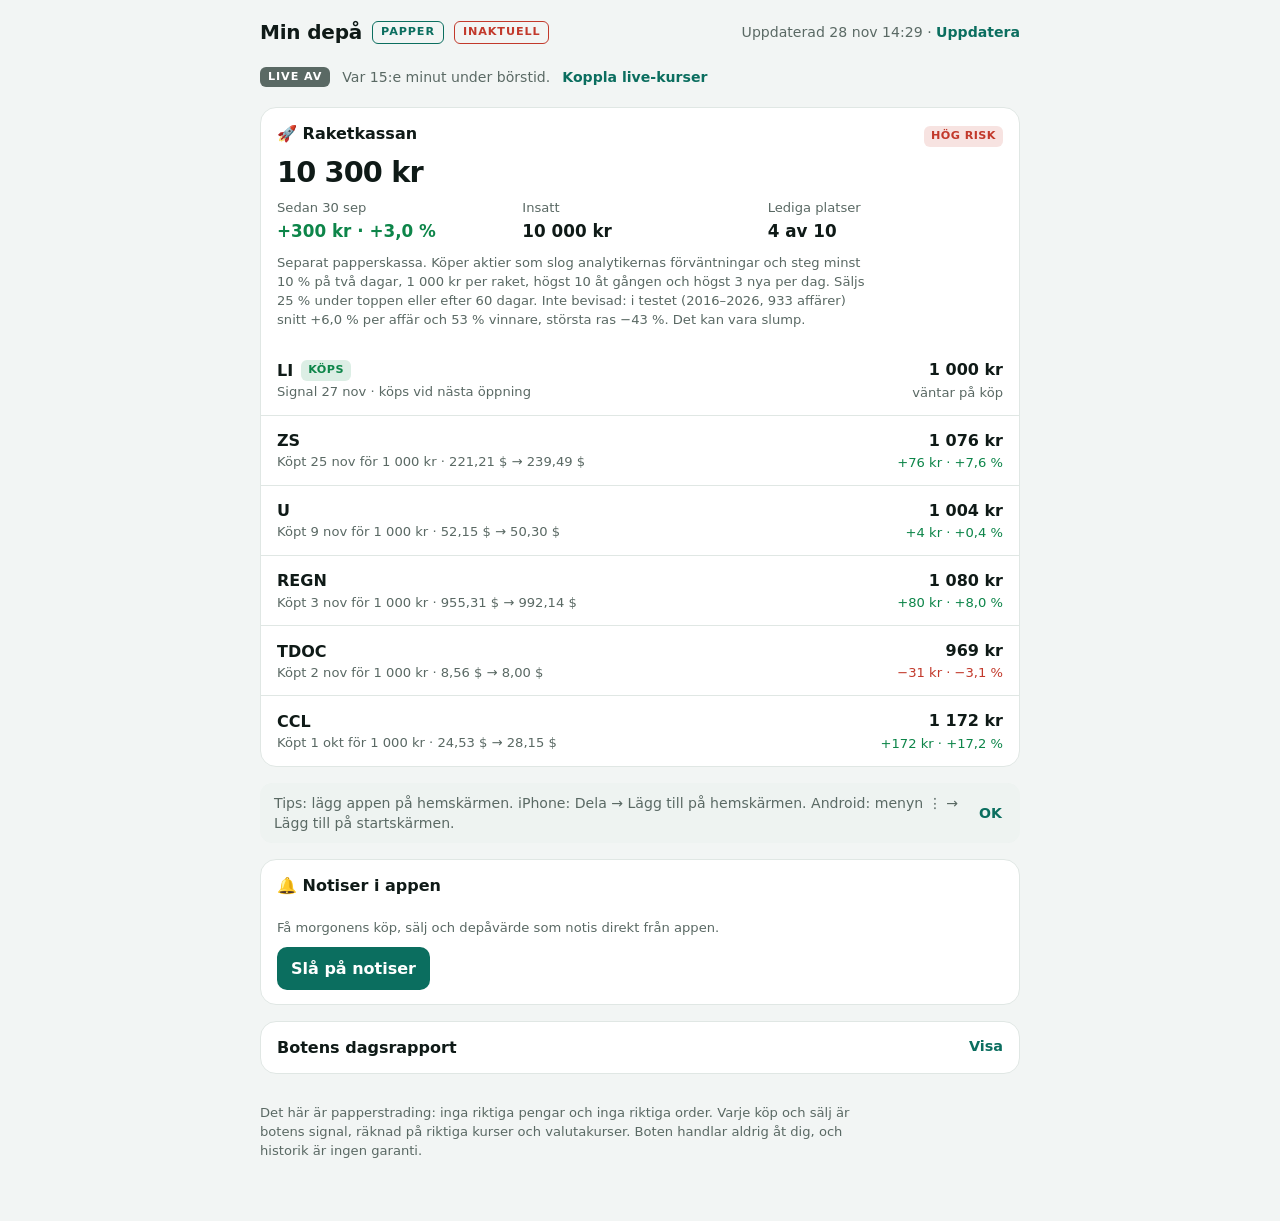
<file: site/index.html>
<!doctype html>
<html lang="sv">
<head>
<meta charset="utf-8">
<meta name="viewport" content="width=device-width, initial-scale=1, viewport-fit=cover">
<title>Min depå</title>
<meta name="description" content="Tradingbotens papperstrading: innehav, köp, sälj och resultat i kronor.">
<link rel="manifest" href="manifest.webmanifest">
<link rel="icon" type="image/png" sizes="192x192" href="icon-192.png">
<link rel="apple-touch-icon" href="apple-touch-icon.png">
<meta name="apple-mobile-web-app-capable" content="yes">
<meta name="mobile-web-app-capable" content="yes">
<meta name="apple-mobile-web-app-title" content="Min depå">
<meta name="apple-mobile-web-app-status-bar-style" content="default">
<meta name="theme-color" content="#f2f5f4" media="(prefers-color-scheme: light)">
<meta name="theme-color" content="#0a100f" media="(prefers-color-scheme: dark)">
<style>
/* Layout: a broker app on one column — account card (value, today, since start, split), then tabs for holdings,
   transactions and orders, then the curve and the bot's own report. */
:root {
  --bg: #f2f5f4; --card: #ffffff; --fg: #0f1a17; --muted: #5a6964; --line: #e0e7e4; --soft: #eef3f1;
  --accent: #0b6e5f; --up: #0d8549; --down: #c2392b; --buy: #0d8549; --sell: #c2392b;
  --font: system-ui, -apple-system, "Segoe UI", Roboto, sans-serif;
}
@media (prefers-color-scheme: dark) {
  :root:not([data-theme="light"]) {
    --bg: #0a100f; --card: #121a18; --fg: #e5eeeb; --muted: #92a39d; --line: #22302c; --soft: #18221f;
    --accent: #4cc3a9; --up: #45c37e; --down: #f0715f; --buy: #45c37e; --sell: #f0715f; color-scheme: dark;
  }
}
:root[data-theme="dark"] {
  --bg: #0a100f; --card: #121a18; --fg: #e5eeeb; --muted: #92a39d; --line: #22302c; --soft: #18221f;
  --accent: #4cc3a9; --up: #45c37e; --down: #f0715f; --buy: #45c37e; --sell: #f0715f; color-scheme: dark;
}
* { box-sizing: border-box; }
[hidden] { display: none !important; }
html { background: var(--bg); -webkit-text-size-adjust: 100%; }
body {
  margin: 0; background: var(--bg); color: var(--fg); font: 16px/1.45 var(--font); font-variant-numeric: tabular-nums;
  padding-left: max(16px, env(safe-area-inset-left, 0px)); padding-right: max(16px, env(safe-area-inset-right, 0px));
  padding-top: max(18px, env(safe-area-inset-top, 0px)); padding-bottom: max(48px, env(safe-area-inset-bottom, 0px));
}
main { max-width: 760px; margin: 0 auto; display: grid; gap: 16px; }
h1 { font-size: 1.25rem; margin: 0; letter-spacing: -0.01em; }
h2 { font-size: 1rem; margin: 0; }
.muted { color: var(--muted); font-size: .88rem; }
.bar { display: flex; flex-wrap: wrap; align-items: center; justify-content: space-between; gap: 8px; }
.bar .left { display: flex; align-items: center; gap: 10px; }
.paper { font-size: .7rem; font-weight: 700; letter-spacing: .08em; text-transform: uppercase; color: var(--accent);
         border: 1.5px solid var(--accent); padding: 2px 8px; border-radius: 6px; }
.stale { color: var(--down); border-color: var(--down); }
.card { background: var(--card); border: 1px solid var(--line); border-radius: 16px; min-width: 0; }
.account { padding: 18px 18px 16px; display: grid; gap: 14px; }
.label { font-size: .82rem; color: var(--muted); font-weight: 500; }
.value-big { font-size: clamp(2rem, 8vw, 2.6rem); font-weight: 600; letter-spacing: -0.03em; line-height: 1.05; }
.stats { display: grid; grid-template-columns: repeat(auto-fit, minmax(140px, 1fr)); gap: 10px; }
.stat { display: grid; gap: 2px; }
.stat .v { font-size: 1.05rem; font-weight: 600; }
.up { color: var(--up); } .down { color: var(--down); }
.split { display: grid; gap: 6px; }
.splitbar { display: flex; height: 8px; border-radius: 99px; overflow: hidden; background: var(--soft); }
.splitbar span { display: block; height: 100%; }
.splitlegend { display: flex; flex-wrap: wrap; gap: 4px 16px; font-size: .85rem; color: var(--muted); }
.splitlegend i { display: inline-block; width: 9px; height: 9px; border-radius: 3px; margin-right: 6px; vertical-align: -1px; }
.tabs { display: grid; grid-template-columns: repeat(3, 1fr); gap: 4px; background: var(--soft); padding: 4px; border-radius: 12px; }
.tabs button { font: inherit; font-size: .92rem; font-weight: 600; color: var(--muted); background: transparent; border: 0;
               padding: 9px 6px; border-radius: 9px; cursor: pointer; }
.tabs button[aria-selected="true"] { background: var(--card); color: var(--fg); box-shadow: 0 1px 2px rgb(0 0 0 / .08); }
.tabs button:focus-visible { outline: 2px solid var(--accent); outline-offset: 2px; }
.list { display: grid; }
.row { display: grid; grid-template-columns: minmax(0, 1fr) auto; gap: 4px 12px; padding: 13px 16px; border-top: 1px solid var(--line); align-items: center; }
.row:first-child { border-top: 0; }
.sym { font-weight: 700; font-size: 1rem; display: flex; align-items: center; gap: 8px; flex-wrap: wrap; }
.sub { font-size: .82rem; color: var(--muted); }
.sub.up, small.up { color: var(--up); } .sub.down, small.down { color: var(--down); }
.right { text-align: right; display: grid; gap: 1px; justify-items: end; }
.right .main { font-weight: 600; }
.tag { font-size: .7rem; font-weight: 700; letter-spacing: .04em; text-transform: uppercase; padding: 2px 7px; border-radius: 6px;
       background: var(--soft); color: var(--muted); }
.tag.buy { background: color-mix(in srgb, var(--buy) 14%, transparent); color: var(--buy); }
.tag.sell { background: color-mix(in srgb, var(--sell) 14%, transparent); color: var(--sell); }
.section-head { padding: 12px 16px 4px; font-size: .78rem; font-weight: 700; letter-spacing: .06em; text-transform: uppercase; color: var(--muted); }
.empty { padding: 22px 16px; color: var(--muted); font-size: .92rem; }
.pad { padding: 16px; display: grid; gap: 10px; }
.chart { width: 100%; height: auto; display: block; }
.chart .grid { stroke: var(--line); }
.chart .axis { fill: var(--muted); font: 12px var(--font); }
.legend { display: flex; flex-wrap: wrap; gap: 4px 16px; font-size: .85rem; color: var(--muted); }
.legend i { display: inline-block; width: 14px; height: 3px; border-radius: 2px; margin-right: 6px; vertical-align: middle; }
details summary { cursor: pointer; padding: 14px 16px; font-weight: 600; list-style: none; display: flex; justify-content: space-between; }
details summary::-webkit-details-marker { display: none; }
details summary::after { content: "Visa"; color: var(--accent); font-weight: 600; font-size: .9rem; }
details[open] summary::after { content: "Dölj"; }
.report { padding: 0 16px 14px; overflow-x: auto; }
.report h2, .report h3, .report h4 { margin: 16px 0 6px; font-size: .98rem; }
.report p { margin: 8px 0; max-width: 72ch; }
.report blockquote { margin: 8px 0; padding: 6px 12px; border-left: 3px solid var(--accent); color: var(--muted); }
.report hr { border: 0; border-top: 1px solid var(--line); margin: 12px 0; }
.report table { border-collapse: collapse; font-size: .88rem; margin: 6px 0; }
.report th, .report td { padding: 6px 9px; border-bottom: 1px solid var(--line); text-align: left; white-space: nowrap; }
.note { color: var(--muted); font-size: .82rem; max-width: 72ch; }
.loading .card { opacity: .55; }
.feed { display: grid; }
.ev { display: grid; grid-template-columns: auto minmax(0, 1fr) auto; gap: 2px 12px; align-items: center; padding: 12px 16px; border-top: 1px solid var(--line); }
.ev:first-of-type { border-top: 0; }
.dot { width: 34px; height: 34px; border-radius: 50%; display: grid; place-items: center; font-weight: 800; font-size: .8rem; }
.dot.buy { background: color-mix(in srgb, var(--buy) 15%, transparent); color: var(--buy); }
.dot.sell { background: color-mix(in srgb, var(--sell) 15%, transparent); color: var(--sell); }
.dot.wait { background: var(--soft); color: var(--muted); }
.ev .what { font-weight: 600; }
.ev .amt { text-align: right; font-weight: 600; white-space: nowrap; }
.ev .amt small { display: block; font-weight: 500; font-size: .82rem; }
.cardhead { padding: 14px 16px 6px; display: flex; justify-content: space-between; align-items: baseline; gap: 8px; }
.pl { display: grid; grid-template-columns: 1fr 1fr; gap: 10px; }
.pl .box { background: var(--soft); border-radius: 12px; padding: 10px 12px; display: grid; gap: 2px; }
.pl .box .v { font-size: 1.05rem; font-weight: 600; }
.hint { background: var(--soft); border-radius: 12px; padding: 10px 14px; font-size: .88rem; color: var(--muted); display: flex; gap: 10px; justify-content: space-between; align-items: center; }
.hint button { font: inherit; font-weight: 600; color: var(--accent); background: none; border: 0; padding: 4px; cursor: pointer; }
.liverow { display: flex; flex-wrap: wrap; align-items: center; gap: 8px 12px; font-size: .88rem; color: var(--muted); }
.livechip { font-size: .7rem; font-weight: 800; letter-spacing: .08em; color: #fff; background: var(--up); padding: 2px 8px; border-radius: 6px; }
.livechip.off { background: var(--muted); }
.livechip.on::before { content: ""; display: inline-block; width: 6px; height: 6px; border-radius: 50%; background: #fff; margin-right: 6px; vertical-align: 1px; animation: pulse 1.6s infinite; }
@keyframes pulse { 50% { opacity: .25; } }
@media (prefers-reduced-motion: reduce) { .livechip.on::before { animation: none; } }
.keyform { display: flex; gap: 8px; width: 100%; }
.keyform input { flex: 1; min-width: 0; font: inherit; font-size: 16px; padding: 8px 10px; border-radius: 10px; border: 1px solid var(--line); background: var(--card); color: var(--fg); }
.keyform button, .linkbtn { font: inherit; font-weight: 600; color: var(--accent); background: none; border: 0; padding: 4px 0; cursor: pointer; }
.notify { padding: 14px 16px; display: grid; gap: 10px; }
.notify textarea { width: 100%; min-height: 84px; font: 12px ui-monospace, Menlo, monospace; padding: 8px; border-radius: 10px;
                   border: 1px solid var(--line); background: var(--soft); color: var(--fg); resize: vertical; }
.notify ol { margin: 0; padding-left: 20px; display: grid; gap: 6px; font-size: .92rem; }
.btn { font: inherit; font-weight: 700; color: #fff; background: var(--accent); border: 0; padding: 10px 14px; border-radius: 10px; cursor: pointer; justify-self: start; }
.news { padding: 0 16px 12px; margin-top: -4px; display: grid; gap: 4px; font-size: .82rem; color: var(--muted); }
.news a { color: var(--fg); text-decoration: none; }
.news a:hover { text-decoration: underline; }
.refresh { font: inherit; font-size: .88rem; font-weight: 600; color: var(--accent); background: none; border: 0; padding: 4px 0; cursor: pointer; }
</style>
</head>
<body>

<main id="app" class="loading">
  <header class="bar">
    <div class="left"><h1>Min depå</h1><span class="paper">Papper</span><span class="paper stale" id="stale" hidden>Inaktuell</span></div>
    <div class="muted"><span id="updated">Hämtar …</span> · <button class="refresh" id="refresh" type="button">Uppdatera</button></div>
  </header>

  <div class="liverow" id="liveRow">
    <span class="livechip off" id="liveChip">LIVE AV</span>
    <span id="liveText">Var 15:e minut under börstid.</span>
    <button class="linkbtn" id="liveSetup" type="button">Koppla live-kurser</button>
    <form class="keyform" id="keyForm" hidden>
      <input id="keyInput" type="password" autocomplete="off" autocapitalize="off" spellcheck="false" placeholder="Din Finnhub API-nyckel" aria-label="Finnhub API-nyckel">
      <button type="submit">Spara</button>
    </form>
  </div>

  <div class="hint" id="hint" hidden>
    <span>Tips: lägg appen på hemskärmen. iPhone: Dela → Lägg till på hemskärmen. Android: menyn ⋮ → Lägg till på startskärmen.</span>
    <button type="button" id="hintClose" aria-label="Stäng tipset">OK</button>
  </div>

  <section class="card account" id="totalCard" aria-label="Totalt" hidden>
    <div>
      <div class="label">Totalt · båda kassorna</div>
      <div class="value-big" id="grandTotal">– kr</div>
    </div>
    <div class="stats">
      <div class="stat"><span class="label">Vinst/förlust</span><span class="v" id="grandDelta">–</span></div>
      <div class="stat"><span class="label">Insatt</span><span class="v" id="grandBase">–</span></div>
    </div>
    <div class="list" id="grandParts" style="margin:0 -18px -16px"></div>
  </section>

  <section class="card" id="feedCard" aria-label="Senaste händelser">
    <div class="cardhead"><h2>Senaste händelser</h2><span class="muted" id="feedNote"></span></div>
    <div class="feed" id="feed"><div class="empty">Händelser visas här när datan har laddats.</div></div>
  </section>

  <section class="card account" id="accountCard" aria-label="Depåöversikt">
    <div>
      <div class="label" id="valueLabel">Huvuddepån</div>
      <div class="value-big" id="total">– kr</div>
    </div>
    <div class="stats">
      <div class="stat"><span class="label" id="todayLabel">Idag</span><span class="v" id="today">–</span></div>
      <div class="stat"><span class="label" id="sinceLabel">Sedan start</span><span class="v" id="since">–</span></div>
      <div class="stat"><span class="label">Insatt</span><span class="v" id="invested">–</span></div>
    </div>
    <div class="pl">
      <div class="box"><span class="label">Vinst/förlust i sålda affärer</span><span class="v" id="realized">–</span><span class="sub" id="realizedSub"></span></div>
      <div class="box"><span class="label">Vinst/förlust i det du äger</span><span class="v" id="unrealized">–</span><span class="sub" id="unrealizedSub"></span></div>
    </div>
    <div class="split">
      <div class="splitbar" id="splitbar"></div>
      <div class="splitlegend" id="splitlegend"></div>
    </div>
  </section>

  <nav class="tabs" id="tabs" role="tablist" aria-label="Visa">
    <button role="tab" id="tab-holdings" aria-selected="true" aria-controls="view-holdings">Innehav</button>
    <button role="tab" id="tab-trades" aria-selected="false" aria-controls="view-trades">Transaktioner</button>
    <button role="tab" id="tab-orders" aria-selected="false" aria-controls="view-orders">Order</button>
  </nav>

  <section class="card" id="view-holdings" role="tabpanel" aria-labelledby="tab-holdings">
    <div class="list" id="holdings"><div class="empty">Innehaven visas här när datan har laddats.</div></div>
  </section>
  <section class="card" id="view-trades" role="tabpanel" aria-labelledby="tab-trades" hidden>
    <div class="list" id="trades"></div>
  </section>
  <section class="card" id="view-orders" role="tabpanel" aria-labelledby="tab-orders" hidden>
    <div class="list" id="orders"></div>
  </section>

  <section class="card" id="rocketCard" aria-label="Raketkassan" hidden>
    <div class="cardhead"><h2>🚀 Raketkassan</h2><span class="tag sell">Hög risk</span></div>
    <div class="pad" style="padding-top:4px">
      <div><span class="value-big" id="rocketValue" style="font-size:1.8rem">–</span></div>
      <div class="stats">
        <div class="stat"><span class="label" id="rocketSinceLabel">Sedan start</span><span class="v" id="rocketDelta">–</span></div>
        <div class="stat"><span class="label">Insatt</span><span class="v" id="rocketBase">–</span></div>
        <div class="stat"><span class="label">Lediga platser</span><span class="v" id="rocketFree">–</span></div>
      </div>
      <p class="note" style="margin:0">Separat papperskassa. Köper aktier som slog analytikernas förväntningar och steg minst 10 % på två dagar, 1 000 kr per raket, högst 10 åt gången och högst 3 nya per dag. Säljs 25 % under toppen eller efter 60 dagar. Inte bevisad: i testet (2016–2026, 933 affärer) snitt +6,0 % per affär och 53 % vinnare, största ras −43 %. Det kan vara slump.</p>
    </div>
    <div class="list" id="rocketList"></div>
  </section>

  <section class="card pad" id="chartCard" aria-label="Utveckling">
    <h2>Utveckling sedan start</h2>
    <div id="chart"><p class="muted">Kurvan fylls på för varje handelsdag.</p></div>
  </section>

  <section class="card" aria-label="Notiser">
    <div class="cardhead"><h2>🔔 Notiser i appen</h2><span class="muted" id="notifyState"></span></div>
    <div class="notify">
      <p class="note" style="margin:0" id="notifyIntro">Få morgonens köp, sälj och depåvärde som notis direkt från appen.</p>
      <button class="btn" id="notifyOn" type="button">Slå på notiser</button>
      <div id="notifyCodeBox" hidden>
        <ol>
          <li>Tryck <strong>Kopiera notis-kod</strong>.</li>
          <li>Öppna <a id="secretLink" href="https://github.com/leonferner-afk/trading-signal-bot/settings/secrets/actions/new" target="_blank" rel="noopener">GitHub → New secret</a>.</li>
          <li><strong>Name:</strong> <code>WEB_PUSH</code> · <strong>Secret:</strong> klistra in koden · <strong>Add secret</strong>.</li>
        </ol>
        <textarea id="notifyCode" readonly aria-label="Notis-kod"></textarea>
        <button class="btn" id="notifyCopy" type="button">Kopiera notis-kod</button>
        <p class="note" style="margin:0">Koden är bara till för GitHub, så dela den inte med någon annan. Den ger bara rätt att skicka notiser till den här appen.</p>
      </div>
    </div>
  </section>

  <section class="card">
    <details>
      <summary>Botens dagsrapport</summary>
      <div class="report" id="report"></div>
    </details>
  </section>

  <p class="note">Det här är papperstrading: inga riktiga pengar och inga riktiga order. Varje köp och sälj är botens
    signal, räknad på riktiga kurser och valutakurser. Boten handlar aldrig åt dig, och historik är ingen garanti.</p>
</main>

<script>
const $ = id => document.getElementById(id);
const fmt0 = new Intl.NumberFormat("sv-SE", { maximumFractionDigits: 0 });
const fmt2 = new Intl.NumberFormat("sv-SE", { minimumFractionDigits: 2, maximumFractionDigits: 2 });
const sign = v => v > 0 ? "+" : v < 0 ? "−" : "±";
const kr = v => v == null ? "–" : fmt0.format(Math.round(v)) + " kr";
const skr = v => v == null ? "–" : sign(Math.round(v)) + fmt0.format(Math.abs(Math.round(v))) + " kr";
const pct = v => v == null ? "–" : sign(+v.toFixed(1)) + Math.abs(v).toFixed(1).replace(".", ",") + " %";
const usd = v => v == null ? "–" : fmt2.format(v) + " $";
const tone = v => v == null || Math.abs(v) < 0.05 ? "" : v > 0 ? "up" : "down";
const esc = s => String(s ?? "").replace(/[&<>"']/g, c => ({ "&": "&amp;", "<": "&lt;", ">": "&gt;", '"': "&quot;", "'": "&#39;" }[c]));
const inline = s => esc(s).split("**").map((p, i) => i % 2 ? `<strong>${p}</strong>` : p).join("");
const MONTHS = ["jan", "feb", "mar", "apr", "maj", "jun", "jul", "aug", "sep", "okt", "nov", "dec"];
const day = d => { if (!d) return "–"; const [y, m, dd] = d.split("-").map(Number); return `${dd} ${MONTHS[m - 1]}`; };

// ---- tabs ------------------------------------------------------------------
const TABS = ["holdings", "trades", "orders"];
function showTab(name) {
  for (const t of TABS) {
    $("tab-" + t).setAttribute("aria-selected", String(t === name));
    $("view-" + t).hidden = t !== name;
  }
  try { localStorage.setItem("tab", name); } catch (e) {}
}
for (const t of TABS) $("tab-" + t).addEventListener("click", () => showTab(t));
try { const saved = localStorage.getItem("tab"); if (TABS.includes(saved)) showTab(saved); } catch (e) {}

// ---- report (the Markdown subset the bot writes; everything escaped) ---------
function renderReport(md) {
  const lines = String(md || "").split("\n"), out = [];
  const starts = l => /^\s*(\||#|- |>)/.test(l) || l.trim() === "---";
  let i = 0;
  while (i < lines.length) {
    const line = lines[i].trimEnd();
    if (!line.trim()) { i++; continue; }
    if (line.trimStart().startsWith("|")) {
      const rows = [];
      while (i < lines.length && lines[i].trimStart().startsWith("|")) {
        const cells = lines[i].trim().replace(/^\||\|$/g, "").split("|").map(c => c.trim());
        if (!cells.every(c => /^[-: ]*$/.test(c))) rows.push(cells);
        i++;
      }
      if (rows.length) out.push("<table><thead><tr>" + rows[0].map(c => `<th>${inline(c)}</th>`).join("") + "</tr></thead><tbody>" +
        rows.slice(1).map(r => "<tr>" + r.map(c => `<td>${inline(c)}</td>`).join("") + "</tr>").join("") + "</tbody></table>");
    } else if (line.startsWith("#")) {
      const lv = Math.min(line.match(/^#+/)[0].length + 1, 4);
      out.push(`<h${lv}>${inline(line.replace(/^#+/, "").trim())}</h${lv}>`); i++;
    } else if (line.trim() === "---") { out.push("<hr>"); i++; }
    else if (line.trimStart().startsWith("- ")) {
      const items = [];
      while (i < lines.length && lines[i].trimStart().startsWith("- ")) { items.push(`<li>${inline(lines[i].trimStart().slice(2))}</li>`); i++; }
      out.push("<ul>" + items.join("") + "</ul>");
    } else if (line.startsWith(">")) {
      const q = [];
      while (i < lines.length && lines[i].startsWith(">")) { q.push(lines[i].replace(/^>\s*/, "")); i++; }
      out.push(`<blockquote>${inline(q.join(" "))}</blockquote>`);
    } else {
      const p = [];
      while (i < lines.length && lines[i].trim() && !starts(lines[i])) { p.push(inline(lines[i].trim())); i++; }
      out.push(`<p>${p.join("<br>")}</p>`);
    }
  }
  return out.join("");
}

// ---- chart -------------------------------------------------------------------
let lastHistory = [];
function renderChart(history, width) {
  const series = [["total_sek", "Min depå", "var(--accent)"], ["spy_sek", "Allt i S&P 500", "var(--muted)"]];
  const vals = history.flatMap(p => series.map(([k]) => p[k]).filter(v => v != null));
  if (history.length < 2 || !vals.length) return '<p class="muted">Kurvan fylls på för varje handelsdag.</p>';
  const W = Math.max(300, Math.round(width || 640)), H = Math.round(Math.min(250, Math.max(180, W * 0.4)));
  const L = 82, R = 12, T = 12, B = 26;
  let lo = Math.min(...vals), hi = Math.max(...vals);
  if (hi - lo < 1) { lo -= 50; hi += 50; }
  const x = i => L + (W - L - R) * i / (history.length - 1);
  const y = v => T + (H - T - B) * (hi - v) / (hi - lo);
  let svg = `<svg class="chart" viewBox="0 0 ${W} ${H}" role="img" aria-label="Depåns värde per handelsdag">`;
  for (const v of [lo, (lo + hi) / 2, hi]) {
    svg += `<line class="grid" x1="${L}" x2="${W - R}" y1="${y(v).toFixed(1)}" y2="${y(v).toFixed(1)}"/>` +
           `<text class="axis" x="${L - 8}" y="${(y(v) + 4).toFixed(1)}" text-anchor="end">${esc(kr(v))}</text>`;
  }
  svg += `<text class="axis" x="${L}" y="${H - 6}">${esc(day(history[0].date))}</text>` +
         `<text class="axis" x="${W - R}" y="${H - 6}" text-anchor="end">${esc(day(history[history.length - 1].date))}</text>`;
  const legend = [];
  for (const [k, label, color] of series) {
    const pts = history.map((p, i) => p[k] == null ? null : [x(i), y(p[k])]).filter(Boolean);
    if (!pts.length) continue;
    svg += `<polyline points="${pts.map(([a, b]) => a.toFixed(1) + "," + b.toFixed(1)).join(" ")}" fill="none" stroke="${color}" stroke-width="2.5" stroke-linejoin="round"/>`;
    const [ex, ey] = pts[pts.length - 1];
    svg += `<circle cx="${ex.toFixed(1)}" cy="${ey.toFixed(1)}" r="4.5" fill="${color}"/>`;
    legend.push(`<span><i style="background:${color}"></i>${esc(label)}</span>`);
  }
  return svg + `</svg><div class="legend">${legend.join("")}</div>`;
}
function drawChart() { $("chart").innerHTML = renderChart(lastHistory, $("chart").clientWidth); }
let resizeTimer;
window.addEventListener("resize", () => { clearTimeout(resizeTimer); resizeTimer = setTimeout(drawChart, 150); });

// ---- views ---------------------------------------------------------------------
function row(left, sub, rightMain, rightSub, rightTone = "", tags = "") {
  return `<div class="row"><div><div class="sym">${left}${tags}</div><div class="sub">${sub}</div></div>` +
         `<div class="right"><span class="main">${rightMain}</span><span class="sub ${rightTone}">${rightSub}</span></div></div>`;
}

// The depå (since the tracker's start) is the positions list; the trade list adds dates and reasons.
// A position held when the tracker restarted counts as bought at the start, at that day's close.
function ledger(s) {
  const tradeById = new Map((s.trades || []).map(t => [t.id, t]));
  const pos = (s.positions || []).filter(p => (p.invested_sek ?? 1) > 0).map(p => {
    const t = tradeById.get(p.id) || {};
    const fromStart = !!t.buy_date && !!s.since && t.buy_date < s.since;
    const gain = p.value_sek != null && p.invested_sek != null ? p.value_sek - p.invested_sek : null;
    return { ...p, t, fromStart, gain, buyDate: fromStart ? s.since : t.buy_date };
  });
  const inDepot = new Set(pos.map(p => p.id));
  // The fund part (S&P 500 or Nasdaq 100) is a holding bought at the start, like any other.
  const fundStake = s.base_sek * (s.index_pct || 0) / 100;
  if (fundStake > 0) {
    const fp = s.fund_sek_pct !== undefined ? s.fund_sek_pct : s.index_sek_pct;
    const value = fp == null ? null : fundStake * (1 + fp / 100);
    const out = s.fund_stop && !s.fund_stop.holding;
    pos.unshift({ id: "fund", symbol: out ? "Kontanter (efter stopp)" : (s.fund_name || "S&P 500-fond"), kind: out ? "cash" : "fund",
                  status: "open", invested_sek: fundStake,
                  value_sek: value, gain: value == null ? null : value - fundStake, sek_return_pct: fp,
                  t: {}, fromStart: true, buyDate: s.since, sell_signaled: false });
  }
  return {
    pos,
    open: pos.filter(p => p.status === "open"),
    pending: pos.filter(p => p.status === "pending"),
    closed: pos.filter(p => p.status === "closed"),
    older: (s.trades || []).filter(t => !inDepot.has(t.id) && t.kind !== "lekpott"),
  };
}
const sum = xs => xs.reduce((a, x) => a + (x ?? 0), 0);
const KIND_TAG = p => p.kind === "lekpott" ? ' <span class="tag">Raket</span>' : p.kind === "fund" ? ' <span class="tag">Fond</span>'
  : p.kind === "cash" ? ' <span class="tag">Kontanter</span>' : "";
// One line about the fund's stop-loss: where it sells, or that the money waits for the trend.
function stopLine(s) {
  const st = s.fund_stop;
  if (!st) return "";
  if (!st.holding) return ` · väntar på att trenden vänder upp (köper tillbaka efter en månadsstängning över 200-dagars snittet)`;
  return st.stop_price ? ` · stopp: säljs om den stänger under ${usd(st.stop_price)} (−${Math.round(st.trail_pct)} % från toppen ${usd(st.peak_price)})` : "";
}

function ev(kind, label, what, sub, amt, amtSub = "", amtTone = "") {
  return `<div class="ev"><div class="dot ${kind}" aria-hidden="true">${label}</div>` +
         `<div><div class="what">${what}</div><div class="sub">${sub}</div></div>` +
         `<div class="amt">${amt}${amtSub ? `<small class="${amtTone}">${amtSub}</small>` : ""}</div></div>`;
}

function renderFeed(s, L) {
  const items = [];
  for (const p of L.pending) items.push({ date: "9999", html: ev("buy", "KÖP", `Köper ${esc(p.symbol)} vid nästa öppning`,
    `Signal ${day(p.t.signal_date)} · köps för`, esc(kr(p.invested_sek))) });
  for (const p of L.open.filter(p => p.sell_signaled)) items.push({ date: "9999", html: ev("sell", "SÄLJ",
    `Säljer ${esc(p.symbol)} vid nästa öppning`, esc(p.t.sell_reason || "säljsignal"), esc(kr(p.value_sek)),
    `${skr(p.gain)} · ${pct(p.sek_return_pct)}`, tone(p.gain)) });
  for (const p of L.closed) items.push({ date: p.t.sell_date || "", html: ev("sell", "SÅLT", `Sålde ${esc(p.symbol)}`,
    `${day(p.t.sell_date)} · ${esc(p.t.sell_reason || "säljsignal")}`, esc(skr(p.gain)), pct(p.sek_return_pct), tone(p.gain)) });
  for (const p of L.pos.filter(p => p.status !== "pending" && !p.fromStart)) items.push({ date: p.buyDate || "", html: ev("buy", "KÖPT",
    `Köpte ${esc(p.symbol)}`, `${day(p.buyDate)} · ${usd(p.entry_price)} per aktie`, esc(kr(p.invested_sek))) });
  const st = s.fund_stop, fname = esc(s.fund_name || "fonden");
  if (st && st.pending === "sell") items.push({ date: "9999", html: ev("sell", "SÄLJ", `Säljer ${fname} vid nästa öppning`,
    `Stoppet nåddes: −${Math.round(st.trail_pct)} % från toppen`, "", "") });
  if (st && st.pending === "buy") items.push({ date: "9999", html: ev("buy", "KÖP", `Köper tillbaka ${fname} vid nästa öppning`,
    "Trenden har vänt upp", "", "") });
  for (const e of (st && st.events) || []) {
    if (e.type === "sell") items.push({ date: e.date, html: ev("sell", "SÅLT", `Sålde ${fname} (stopp)`, `${day(e.date)} · ${usd(e.price)}`, esc(kr(e.value_sek))) });
    if (e.type === "buy") items.push({ date: e.date, html: ev("buy", "KÖPT", `Köpte tillbaka ${fname}`, `${day(e.date)} · ${usd(e.price)}`, esc(kr(e.value_sek))) });
  }
  const started = L.pos.filter(p => p.fromStart);
  if (started.length) items.push({ date: s.since, html: ev("wait", "START", started.length === 1 ? `Köpte ${esc(started[0].kind === "cash" ? (s.fund_name || "fonden") : started[0].symbol)}` : `Start med ${started.length} innehav`,
    started.length === 1 ? `${day(s.since)} · hela insatsen` : `${day(s.since)} · ${esc(started.map(p => p.symbol).join(", "))}`,
    esc(kr(sum(started.map(p => p.invested_sek))))) });
  items.sort((a, b) => b.date.localeCompare(a.date));
  $("feed").innerHTML = items.slice(0, 8).map(i => i.html).join("") || '<div class="empty">Inga händelser ännu.</div>';
  $("feedNote").textContent = L.pending.length || L.open.some(p => p.sell_signaled) || (st && st.pending) ? "Order väntar" : "Inga order just nu";
}

function renderPL(L) {
  const r = sum(L.closed.map(p => p.gain)), u = sum(L.open.map(p => p.gain));
  const rIn = sum(L.closed.map(p => p.invested_sek)), uIn = sum(L.open.map(p => p.invested_sek));
  $("realized").textContent = L.closed.length ? skr(r) : "0 kr";
  $("realized").className = "v " + tone(r);
  $("realizedSub").textContent = L.closed.length ? `${L.closed.length} sålda · ${pct(r / rIn * 100)}` : "Inget sålt sedan start";
  $("unrealized").textContent = skr(u);
  $("unrealized").className = "v " + tone(u);
  $("unrealizedSub").textContent = L.open.length ? `${L.open.length} innehav · ${pct(uIn ? u / uIn * 100 : 0)}` : "Inga innehav just nu";
}

function renderHoldings(s, L) {
  const out = [];
  for (const p of [...L.open].sort((a, b) => (b.gain ?? 0) - (a.gain ?? 0))) {
    const tags = KIND_TAG(p) + (p.sell_signaled ? ' <span class="tag sell">Säljs vid öppning</span>' : "");
    out.push(row(esc(p.symbol), (p.kind === "fund" || p.kind === "cash") ? `Insatt ${kr(p.invested_sek)} · ${day(p.buyDate)}${stopLine(s)}` : `Köpt för ${kr(p.invested_sek)} · ${usd(p.entry_price)} → ${usd(p.last_price)}`,
                 esc(kr(p.value_sek)), `${skr(p.gain)} · ${pct(p.sek_return_pct)}`, tone(p.gain), tags));
  }
  for (const p of L.pending) out.push(row(esc(p.symbol), `Köps vid nästa öppning · senast ${usd(p.last_price)}`,
                                          esc(kr(p.invested_sek)), "väntar på köp", "", ' <span class="tag buy">Köps</span>' + KIND_TAG(p)));
  $("holdings").innerHTML = out.join("") || '<div class="empty">Inga innehav ännu.</div>';
}

function renderTrades(s, L) {
  const out = [];
  if (L.closed.length) {
    const wins = L.closed.filter(p => (p.gain ?? 0) > 0).length;
    out.push(`<div class="section-head">Avslutade affärer · ${wins} av ${L.closed.length} med vinst</div>`);
    for (const p of [...L.closed].sort((a, b) => (b.t.sell_date || "").localeCompare(a.t.sell_date || ""))) {
      out.push(row(`${esc(p.symbol)}`, `${day(p.buyDate)} → ${day(p.t.sell_date)} · köpt för ${kr(p.invested_sek)}, såld för ${kr(p.value_sek)}`,
                   esc(skr(p.gain)), pct(p.sek_return_pct), tone(p.gain), ' <span class="tag">Såld</span>' + KIND_TAG(p)));
    }
  }
  const evs = [];
  for (const p of L.pos) {
    if (p.status !== "pending") evs.push({ date: p.buyDate || "", html: row(`<span class="tag buy">Köp</span> ${esc(p.symbol)}`,
      p.kind === "fund" ? `${day(p.buyDate)} · köpt vid start` : p.fromStart ? `${day(p.buyDate)} · fanns med vid start` : `${day(p.buyDate)} · vid öppning, ${usd(p.entry_price)}`,
      esc(kr(p.invested_sek)), p.fromStart && p.entry_price != null ? `kurs ${usd(p.entry_price)}` : "köpbelopp") });
    if (p.status === "closed") evs.push({ date: p.t.sell_date || "", html: row(`<span class="tag sell">Sälj</span> ${esc(p.symbol)}`,
      `${day(p.t.sell_date)} · ${esc(p.t.sell_reason || "säljsignal")}`, esc(kr(p.value_sek)), `${skr(p.gain)} · ${pct(p.sek_return_pct)}`, tone(p.gain)) });
  }
  evs.sort((a, b) => b.date.localeCompare(a.date));
  out.push('<div class="section-head">Alla köp och sälj sedan start</div>', ...evs.map(e => e.html));
  if (L.older.length) {
    out.push('<div class="section-head">Aktiebotens papperssignaler (ingår inte i din depå)</div>');
    for (const t of L.older) out.push(row(esc(t.symbol), `${day(t.buy_date)} → ${t.sell_date ? day(t.sell_date) : "ägs"} · ${usd(t.buy_price)} → ${usd(t.sell_price ?? t.last_price)}`,
      pct(t.return_pct ?? t.unrealized_pct), "i dollar", tone(t.return_pct ?? t.unrealized_pct)));
  }
  $("trades").innerHTML = evs.length || L.older.length ? out.join("") : '<div class="empty">Inga transaktioner ännu.</div>';
}

function renderOrders(s, L) {
  const out = [];
  for (const p of L.pending) out.push(row(`<span class="tag buy">Köp</span> ${esc(p.symbol)}`,
    `Signal ${day(p.t.signal_date)} · köps vid nästa öppning`, esc(kr(p.invested_sek)), `senast ${usd(p.last_price)}`, "", KIND_TAG(p)));
  for (const p of L.open.filter(p => p.sell_signaled)) out.push(row(`<span class="tag sell">Sälj</span> ${esc(p.symbol)}`,
    `${esc(p.t.sell_reason || "säljs vid nästa öppning")}`, esc(kr(p.value_sek)), `${skr(p.gain)} · ${pct(p.sek_return_pct)}`, tone(p.gain)));
  const st = s.fund_stop;
  if (st && st.pending) out.unshift(row(`<span class="tag ${st.pending === "sell" ? "sell" : "buy"}">${st.pending === "sell" ? "Sälj" : "Köp"}</span> ${esc(s.fund_name || "Fonden")}`,
    st.pending === "sell" ? `Stoppet nåddes (−${Math.round(st.trail_pct)} % från toppen) · säljs vid nästa öppning` : "Trenden har vänt upp · köps vid nästa öppning",
    "", ""));
  $("orders").innerHTML = out.length ? out.join("") :
    '<div class="empty">Inga order just nu. Nya köp och sälj dyker upp här morgonen efter botens signal och genomförs vid nästa börsöppning.</div>';
}

function renderRockets(s) {
  const R = s.rockets;
  $("rocketCard").hidden = !R || !(R.rows || []).length;
  if ($("rocketCard").hidden) return;
  const g = R.value_sek - R.base_sek;
  $("rocketValue").textContent = kr(R.value_sek);
  $("rocketSinceLabel").textContent = `Sedan ${day(R.since)}`;
  $("rocketDelta").textContent = `${skr(g)} · ${pct(g / R.base_sek * 100)}`;
  $("rocketDelta").className = "v " + tone(g);
  $("rocketBase").textContent = kr(R.base_sek);
  const busy = R.rows.filter(r => r.status !== "closed").length;
  $("rocketFree").textContent = `${Math.max(0, Math.round(R.base_sek / R.slot_sek) - busy)} av ${Math.round(R.base_sek / R.slot_sek)}`;
  const order = { pending: 0, open: 1, closed: 2 };
  const rows = [...R.rows].sort((a, b) => order[a.status] - order[b.status] || (b.sell_date || b.buy_date || "").localeCompare(a.sell_date || a.buy_date || ""));
  // Information only — the news never changes a buy or a sell.
  const newsHtml = n => {
    if (!n) return "";
    const items = (n.headlines || []).slice(0, 3).map(h => `<div>📰 ${h.url && /^https:\/\//.test(h.url)
      ? `<a href="${esc(h.url)}" target="_blank" rel="noopener noreferrer">${esc(h.headline)}</a>` : esc(h.headline)}${h.source ? ` · ${esc(h.source)}` : ""}</div>`);
    if (n.headlines && !n.headlines.length) items.push("<div>📰 Inga nyhetsrubriker de senaste dagarna.</div>");
    if (n.reddit_24h != null) items.push(`<div>💬 Reddit senaste dygnet: ${n.reddit_24h} inlägg nämner aktien</div>`);
    return items.length ? `<div class="news">${items.join("")}</div>` : "";
  };
  $("rocketList").innerHTML = rows.map(r => newsAfter(r, newsHtml)).join("");
  function newsAfter(r, newsHtml) { return rowFor(r) + (r.status !== "closed" ? newsHtml(r.news) : ""); }
  function rowFor(r) {
    const gain = r.value_sek != null ? r.value_sek - r.invested_sek : null;
    if (r.status === "pending") return row(esc(r.symbol), `Signal ${day(r.signal_date)} · köps vid nästa öppning`, esc(kr(r.invested_sek)), "väntar på köp", "", ' <span class="tag buy">Köps</span>');
    if (r.status === "closed") return row(esc(r.symbol), `${day(r.buy_date)} → ${day(r.sell_date)} · köpt för ${kr(r.invested_sek)}, såld för ${kr(r.value_sek)}`,
      esc(skr(gain)), pct(r.sek_return_pct), tone(gain), ' <span class="tag">Såld</span>');
    return row(esc(r.symbol), `Köpt ${day(r.buy_date)} för ${kr(r.invested_sek)} · ${usd(r.entry_price)} → ${usd(r.last_price)}`,
      esc(kr(r.value_sek)), `${skr(gain)} · ${pct(r.sek_return_pct)}`, tone(gain), r.sell_signaled ? ' <span class="tag sell">Säljs vid öppning</span>' : "");
  }
}

// "2026-11-04 15:45 UTC" -> "idag 16:45" / "4 nov 16:45" in the viewer's own time zone.
function localTime(updated) {
  const t = new Date(String(updated).replace(" UTC", "Z").replace(" ", "T"));
  if (isNaN(t)) return String(updated);
  const hm = t.toLocaleTimeString("sv-SE", { hour: "2-digit", minute: "2-digit" });
  return t.toDateString() === new Date().toDateString() ? `idag ${hm}` : `${t.getDate()} ${MONTHS[t.getMonth()]} ${hm}`;
}

function renderTotal(s) {
  const R = s.rockets;
  $("totalCard").hidden = !R || R.value_sek == null;
  if ($("totalCard").hidden) return;
  const base = s.base_sek + R.base_sek, value = s.total_sek + R.value_sek, g = value - base;
  $("grandTotal").textContent = kr(value);
  $("grandDelta").textContent = `${skr(g)} · ${pct(g / base * 100)}`;
  $("grandDelta").className = "v " + tone(g);
  $("grandBase").textContent = kr(base);
  const rg = R.value_sek - R.base_sek;
  $("grandParts").innerHTML =
    row(`Huvuddepån`, `${esc(s.fund_name || "Aktier via boten")} · sedan ${day(s.since)}`, esc(kr(s.total_sek)),
        `${skr(s.delta_sek)} · ${pct(s.delta_pct)}`, tone(s.delta_sek)) +
    row(`🚀 Raketkassan`, `Hög risk · sedan ${day(R.since)}`, esc(kr(R.value_sek)),
        `${skr(rg)} · ${pct(rg / R.base_sek * 100)}`, tone(rg));
}

// Owner's choice 2026-11-17: only the rocket kassa is shown; the depot is still counted, just not displayed.
function applyLayout(s) {
  const hide = !!s.depot_hidden;
  for (const id of ["totalCard", "feedCard", "accountCard", "tabs", "view-holdings", "view-trades", "view-orders", "chartCard"])
    if (hide) $(id).hidden = true;
  if (!hide) { for (const id of ["feedCard", "accountCard", "tabs", "chartCard"]) $(id).hidden = false; showTab(currentTab()); }
  $("rocketCard").style.order = hide ? "-1" : "";
  document.querySelector("main > header").style.order = hide ? "-2" : "";
  const live = $("liveRow"); if (live) live.style.order = hide ? "-2" : "";
}
function currentTab() { return TABS.find(t => $("tab-" + t).getAttribute("aria-selected") === "true") || "holdings"; }

function render(s) {
  $("app").classList.remove("loading");
  const ageDays = (Date.now() - Date.parse(String(s.updated).replace(" UTC", "Z").replace(" ", "T"))) / 864e5;
  $("stale").hidden = !(ageDays > 4);
  $("updated").textContent = `Uppdaterad ${localTime(s.updated)}`;
  $("valueLabel").textContent = `Huvuddepån · start ${day(s.since)}`;
  $("total").textContent = kr(s.total_sek);
  const today = $("today");
  today.textContent = s.today_sek == null ? "–" : skr(s.today_sek);
  today.className = "v " + tone(s.today_sek);
  $("todayLabel").textContent = s.previous_date ? `Sedan ${day(s.previous_date)}` : "Idag";
  const since = $("since");
  since.textContent = `${skr(s.delta_sek)} · ${pct(s.delta_pct)}`;
  since.className = "v " + tone(s.delta_sek);
  $("invested").textContent = kr(s.base_sek);
  const indexPct = s.index_pct || 0, botPct = 100 - indexPct;
  $("splitbar").innerHTML = (indexPct ? `<span style="width:${indexPct}%;background:var(--accent)"></span>` : "") +
                            `<span style="width:${botPct}%;background:var(--accent)"></span>`;
  $("splitlegend").innerHTML = (indexPct ? `<span><i style="background:var(--muted)"></i>${esc(s.fund_name || "S&P 500-fond")} ${Math.round(indexPct)} %</span>` : "") +
                               (botPct > 0 ? `<span><i style="background:var(--accent)"></i>Aktier via boten ${Math.round(botPct)} %</span>` : "");
  const L = ledger(s);
  renderFeed(s, L); renderPL(L); renderHoldings(s, L); renderTrades(s, L); renderOrders(s, L); renderRockets(s); renderTotal(s); applyLayout(s);
  lastHistory = Array.isArray(s.history) ? s.history : [];
  drawChart();
  $("report").innerHTML = renderReport(s.report_md);
}

function unavailable(text) {
  $("updated").textContent = text;
  $("holdings").innerHTML = `<div class="empty">${esc(text)}</div>`;
}

// ---- data: the bot writes status.json next to this page after every daily run --------------
const CACHE_KEY = "status-cache";
let loading = false;
async function load() {
  if (loading) return;
  loading = true;
  $("updated").textContent = "Hämtar …";
  try {
    const res = await fetch("status.json?t=" + Date.now(), { cache: "no-store" });
    if (!res.ok) throw new Error("HTTP " + res.status);
    const s = await res.json();
    baseStatus = s;
    renderAll();
    try { localStorage.setItem(CACHE_KEY, JSON.stringify(s)); } catch (e) {}
  } catch (e) {
    let cached = null;
    try { cached = JSON.parse(localStorage.getItem(CACHE_KEY) || "null"); } catch (err) {}
    if (cached) { baseStatus = cached; renderAll(); $("updated").textContent = `Uppdaterad ${localTime(cached.updated)} · offline, visar sparad`; }
    else unavailable("Datan kunde inte hämtas just nu. Kontrollera nätet och tryck Uppdatera.");
  } finally { loading = false; }
}
$("refresh").addEventListener("click", () => { load(); pollQuotes(); });

// ---- live quotes: Finnhub, polled from this device; the key is stored only here (localStorage) ----
const KEY_STORE = "finnhub-key";
let liveKey = null, baseStatus = null, liveQuotes = {}, liveAt = null, liveError = null, polling = false;
try { liveKey = localStorage.getItem(KEY_STORE); } catch (e) {}

function liveSymbols(s) {
  const out = new Set();
  if ((s.index_pct || 0) > 0 && s.fund_symbol && s.fund_last_price) out.add(s.fund_symbol);
  for (const p of s.positions || []) if (p.status === "open" && (p.invested_sek || 0) > 0 && p.last_price) out.add(p.symbol);
  for (const r of (s.rockets && s.rockets.rows) || []) if (r.status === "open" && r.last_price) out.add(r.symbol);
  return [...out].slice(0, 15);
}

// Scales each holding's published kronor value by live price / the price it was valued at.
// The USD/SEK rate stays at the last published value (it moves far less within a day).
function applyLive(s) {
  const t = JSON.parse(JSON.stringify(s));
  const q = sym => liveQuotes[sym];
  let diff = 0;
  const stake = t.base_sek * (t.index_pct || 0) / 100;
  const fp = t.fund_sek_pct !== undefined ? t.fund_sek_pct : t.index_sek_pct;
  if (stake > 0 && fp != null && t.fund_last_price && q(t.fund_symbol)) {
    const v = stake * (1 + fp / 100), nv = v * q(t.fund_symbol) / t.fund_last_price;
    diff += nv - v; t.fund_sek_pct = (nv / stake - 1) * 100;
  }
  for (const p of t.positions || []) {
    if (p.status !== "open" || !(p.invested_sek > 0) || p.value_sek == null || !p.last_price || !q(p.symbol)) continue;
    const nv = p.value_sek * q(p.symbol) / p.last_price;
    diff += nv - p.value_sek; p.value_sek = nv; p.last_price = q(p.symbol); p.sek_return_pct = (nv / p.invested_sek - 1) * 100;
  }
  t.total_sek += diff; t.delta_sek += diff; t.delta_pct = t.delta_sek / t.base_sek * 100;
  if (t.today_sek != null) t.today_sek += diff;
  if (t.rockets) {
    let rd = 0;
    for (const r of t.rockets.rows) {
      if (r.status !== "open" || r.value_sek == null || !r.last_price || !q(r.symbol)) continue;
      const nv = r.value_sek * q(r.symbol) / r.last_price;
      rd += nv - r.value_sek; r.value_sek = nv; r.last_price = q(r.symbol); r.sek_return_pct = (nv / r.invested_sek - 1) * 100;
    }
    t.rockets.value_sek += rd;
  }
  return t;
}

function renderAll() {
  if (!baseStatus) return;
  const live = liveKey && liveAt && Object.keys(liveQuotes).length;
  render(live ? applyLive(baseStatus) : baseStatus);
  const chip = $("liveChip");
  if (!liveKey) {
    chip.className = "livechip off"; chip.textContent = "LIVE AV";
    $("liveText").textContent = "Var 15:e minut under börstid.";
    $("liveSetup").textContent = "Koppla live-kurser";
  } else if (liveError) {
    chip.className = "livechip off"; chip.textContent = "LIVE";
    $("liveText").textContent = liveError;
    $("liveSetup").textContent = "Byt nyckel";
  } else {
    const fresh = liveAt && Date.now() - liveAt < 90000;
    chip.className = "livechip " + (fresh ? "on" : "off"); chip.textContent = "LIVE";
    $("liveText").textContent = liveAt ? `Kurser ${new Date(liveAt).toLocaleTimeString("sv-SE")} · valutakurs från ${localTime(baseStatus.updated)}` : "Hämtar kurser …";
    $("liveSetup").textContent = "Koppla bort";
  }
}

async function pollQuotes() {
  if (!liveKey || !baseStatus || polling || document.visibilityState !== "visible") return;
  polling = true;
  let got = 0;
  try {
    for (const sym of liveSymbols(baseStatus)) {
      const res = await fetch(`https://finnhub.io/api/v1/quote?symbol=${encodeURIComponent(sym)}&token=${encodeURIComponent(liveKey)}`, { cache: "no-store" });
      if (res.status === 401 || res.status === 403) { liveError = "Nyckeln fungerar inte. Kontrollera den på finnhub.io."; break; }
      if (res.status === 429) { liveError = "För många anrop just nu, försöker igen strax."; break; }
      if (!res.ok) continue;
      const j = await res.json();
      if (j && j.c > 0) { liveQuotes[sym] = j.c; got++; }
    }
    if (got) { liveAt = Date.now(); liveError = null; }
  } catch (e) {
    liveError = "Kunde inte nå kurstjänsten (nätet?).";
  } finally { polling = false; renderAll(); }
}
// Finnhub's free tier allows 60 calls a minute: one call per symbol, at most 15 symbols, every 20 s.
setInterval(pollQuotes, 20000);
document.addEventListener("visibilitychange", () => { if (document.visibilityState === "visible") pollQuotes(); });

$("liveSetup").addEventListener("click", () => {
  if (liveKey && !liveError) {
    liveKey = null; liveQuotes = {}; liveAt = null;
    try { localStorage.removeItem(KEY_STORE); } catch (e) {}
    renderAll(); return;
  }
  $("keyForm").hidden = !$("keyForm").hidden;
  if (!$("keyForm").hidden) $("keyInput").focus();
});
$("keyForm").addEventListener("submit", ev => {
  ev.preventDefault();
  const k = $("keyInput").value.trim();
  if (!k) return;
  liveKey = k; liveError = null; liveQuotes = {}; liveAt = null;
  try { localStorage.setItem(KEY_STORE, k); } catch (e) {}
  $("keyInput").value = ""; $("keyForm").hidden = true;
  renderAll(); pollQuotes();
});
document.addEventListener("visibilitychange", () => { if (document.visibilityState === "visible") load(); });
// The bot republishes about every 15 minutes while the US market is open; check once a minute while the app is on screen.
setInterval(() => { if (document.visibilityState === "visible") load(); }, 60000);
load().then(pollQuotes);

// ---- notifications: the app makes its own VAPID key pair + push subscription and shows them as one
// "notis-kod" for the WEB_PUSH secret, so no key ever sits in the public repo. ----
const b64u = buf => btoa(String.fromCharCode(...new Uint8Array(buf))).replace(/\+/g, "-").replace(/\//g, "_").replace(/=+$/, "");
const isIOS = /iPhone|iPad|iPod/.test(navigator.userAgent);
const inStandalone = window.matchMedia("(display-mode: standalone)").matches || window.navigator.standalone === true;
function showCode(code) {
  $("notifyCode").value = code; $("notifyCodeBox").hidden = false;
  $("notifyOn").textContent = "Skapa ny notis-kod";
}
try { const saved = localStorage.getItem("notify-code"); if (saved) { showCode(saved); $("notifyState").textContent = "På i den här appen"; } } catch (e) {}
if (!("serviceWorker" in navigator) || !("PushManager" in window) || !("Notification" in window)) {
  $("notifyOn").hidden = true;
  $("notifyIntro").textContent = isIOS && !inStandalone
    ? "Öppna appen från hemskärmen (inte i Safari) för att kunna slå på notiser."
    : "Den här webbläsaren stöder inte notiser från webbappar. På iPhone krävs iOS 16.4 eller senare och att appen öppnas från hemskärmen.";
}
$("notifyOn").addEventListener("click", async () => {
  try {
    const perm = await Notification.requestPermission();
    if (perm !== "granted") { $("notifyState").textContent = "Notiser nekade, ändra i Inställningar"; return; }
    const reg = await navigator.serviceWorker.register("sw.js");
    await navigator.serviceWorker.ready;
    const old = await reg.pushManager.getSubscription();
    if (old) await old.unsubscribe();
    const pair = await crypto.subtle.generateKey({ name: "ECDSA", namedCurve: "P-256" }, true, ["sign"]);
    const pub = await crypto.subtle.exportKey("raw", pair.publicKey);
    const jwk = await crypto.subtle.exportKey("jwk", pair.privateKey);
    const sub = await reg.pushManager.subscribe({ userVisibleOnly: true, applicationServerKey: new Uint8Array(pub) });
    const code = btoa(JSON.stringify({ sub: sub.toJSON(), d: jwk.d, pub: b64u(pub) }));
    try { localStorage.setItem("notify-code", code); } catch (e) {}
    showCode(code);
    $("notifyState").textContent = "På i den här appen";
    reg.showNotification("Min depå", { body: "Notiserna är på. Lägg in notis-koden på GitHub så kan boten skicka hit.", icon: "icon-192.png" });
  } catch (e) {
    $("notifyState").textContent = "Kunde inte slå på notiser";
    $("notifyIntro").textContent = "Något gick fel: " + (e && e.message ? e.message : e);
  }
});
$("notifyCopy").addEventListener("click", async () => {
  try { await navigator.clipboard.writeText($("notifyCode").value); $("notifyCopy").textContent = "Kopierad ✓"; }
  catch (e) { $("notifyCode").select(); $("notifyCopy").textContent = "Markerad, kopiera manuellt"; }
});

// ---- home-screen tip (only in a normal browser tab, until dismissed) -----------------------
const standalone = window.matchMedia("(display-mode: standalone)").matches || window.navigator.standalone === true;
let tipDismissed = false;
try { tipDismissed = localStorage.getItem("hint-dismissed") === "1"; } catch (e) {}
if (!standalone && !tipDismissed) $("hint").hidden = false;
$("hintClose").addEventListener("click", () => {
  $("hint").hidden = true;
  try { localStorage.setItem("hint-dismissed", "1"); } catch (e) {}
});
</script>
</body>
</html>
</file>
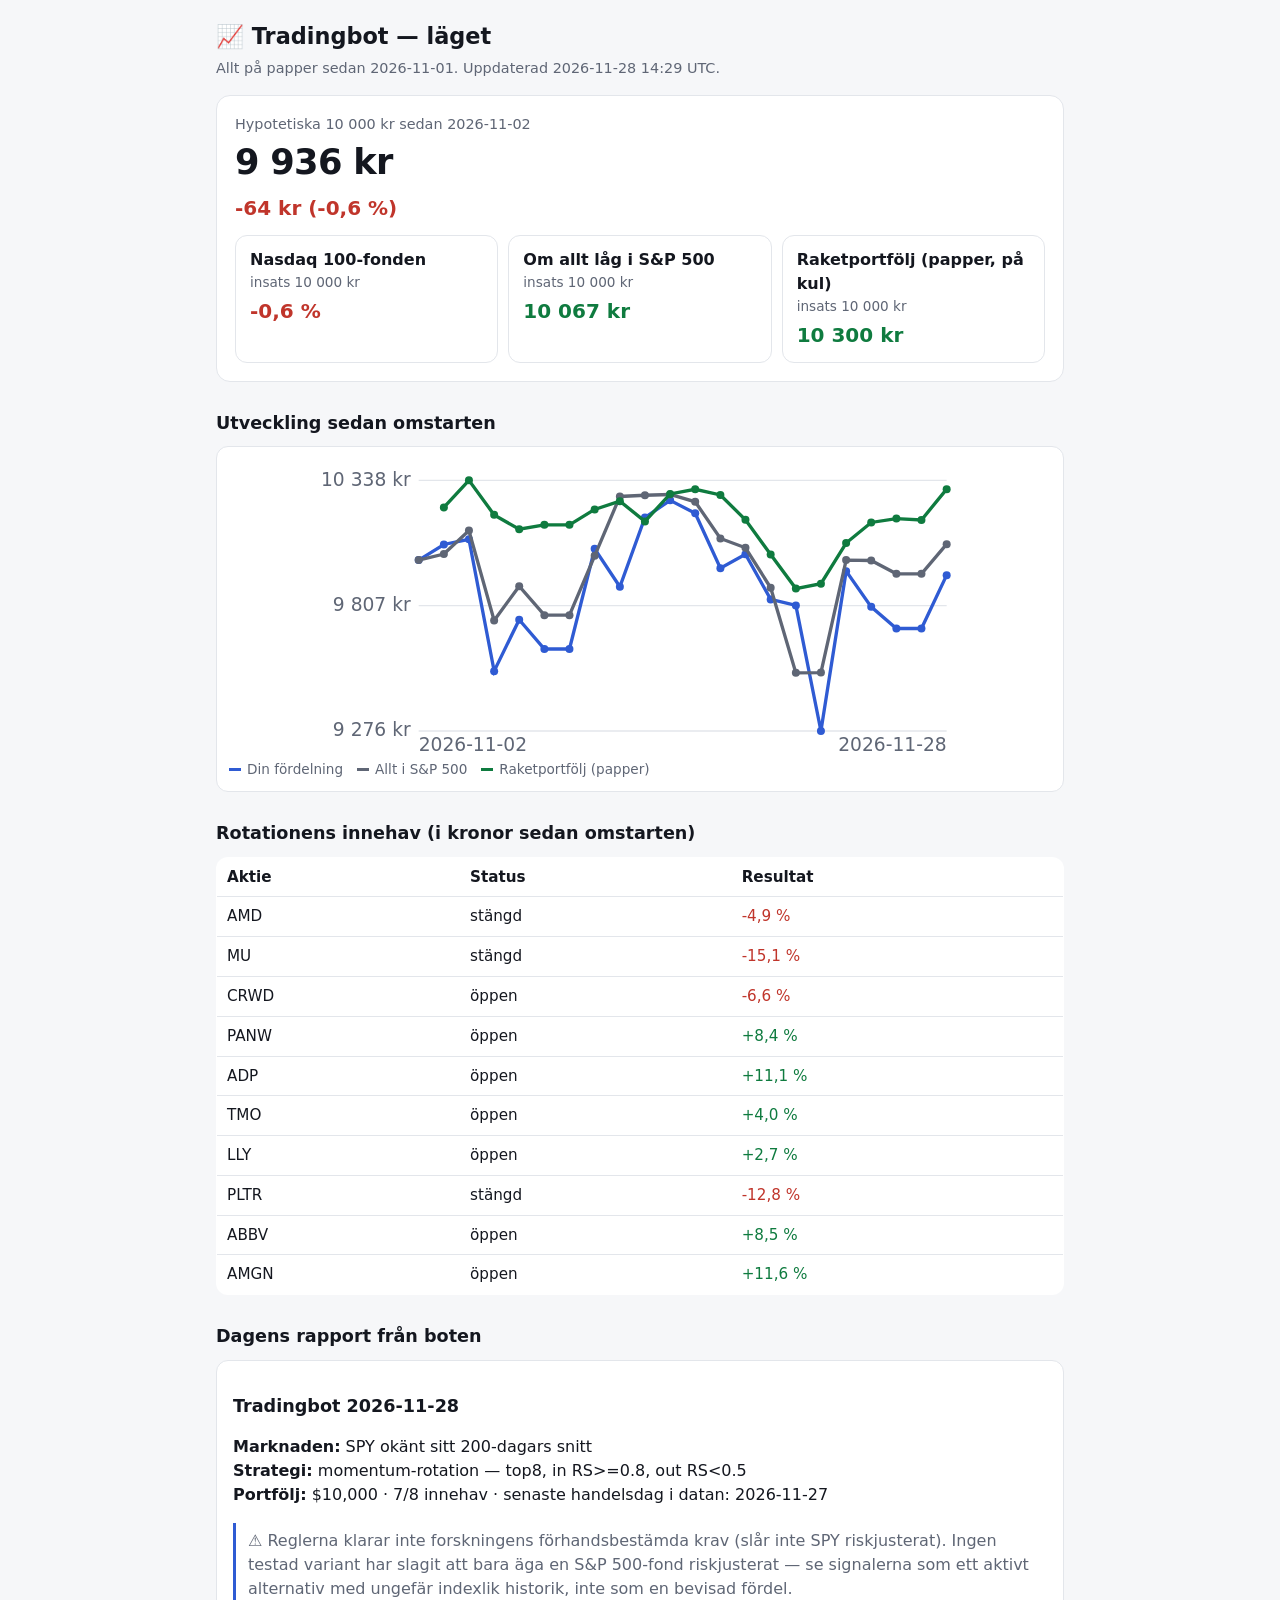
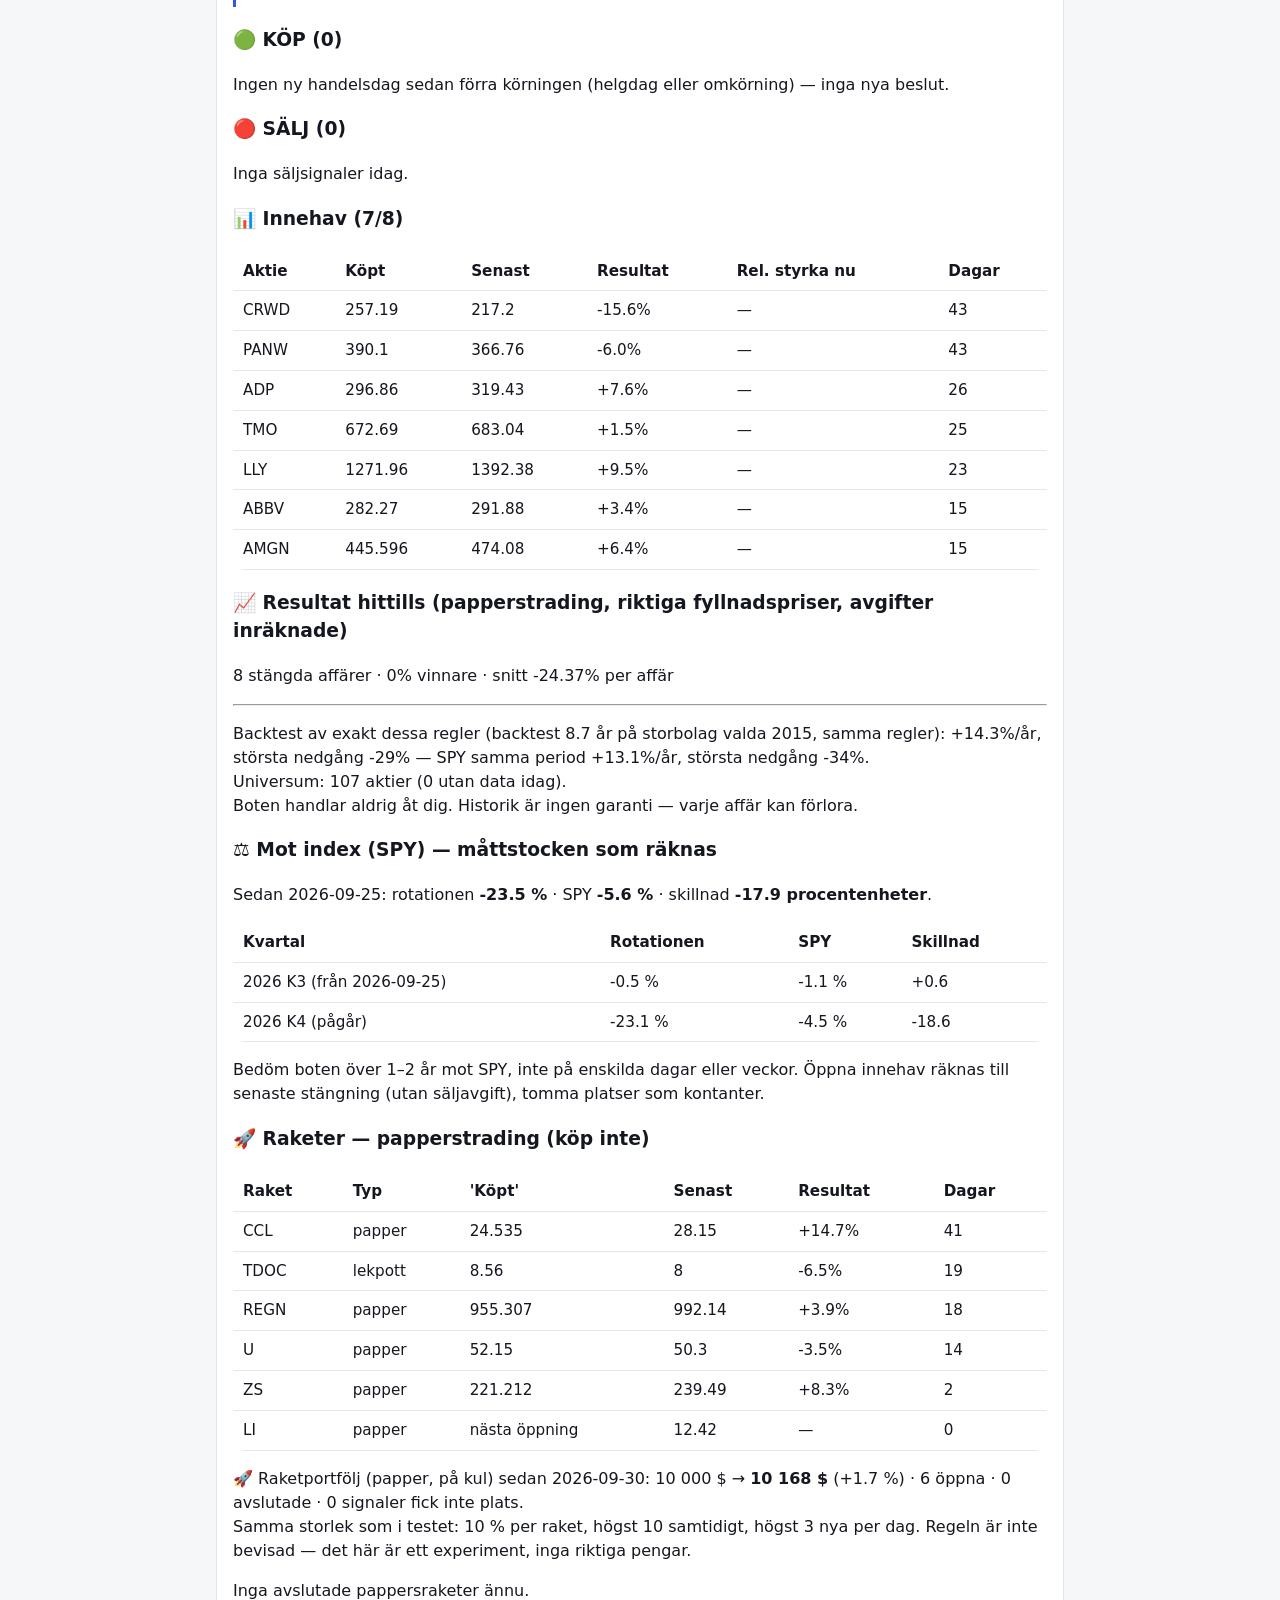
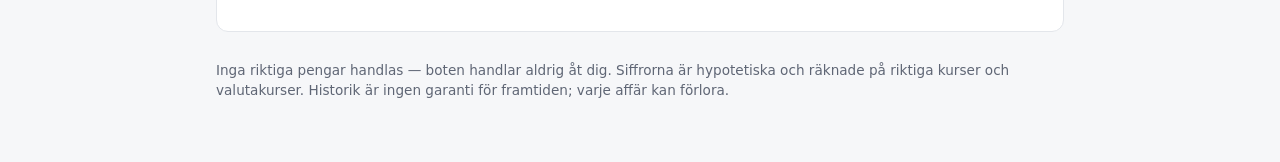
<file: site/enkel.html>
<!doctype html>
<html lang="sv">
<head>
<meta charset="utf-8">
<meta name="viewport" content="width=device-width, initial-scale=1">
<title>Tradingbot — läget</title>
<style>
:root { --bg:#f6f7f9; --card:#ffffff; --text:#14171f; --muted:#5f6675; --line:#e3e6eb; --up:#0f7b3f; --down:#c0352b; --accent:#2f5bd3; }
@media (prefers-color-scheme: dark) { :root { --bg:#0f1115; --card:#181b22; --text:#e8eaef; --muted:#9aa1ad; --line:#2a2f39; --up:#3fbf72; --down:#ef6a5e; --accent:#7c9dff; } }
* { box-sizing:border-box; }
body { margin:0; background:var(--bg); color:var(--text); font:16px/1.5 system-ui,-apple-system,Segoe UI,Roboto,sans-serif; }
main { max-width:880px; margin:0 auto; padding:20px 16px 48px; }
h1 { font-size:1.4rem; margin:0 0 4px; } h2 { font-size:1.1rem; margin:28px 0 10px; }
.muted { color:var(--muted); font-size:.9rem; }
.hero { background:var(--card); border:1px solid var(--line); border-radius:14px; padding:18px; margin-top:16px; }
.big { font-size:2.2rem; font-weight:700; letter-spacing:-.02em; }
.grid { display:grid; grid-template-columns:repeat(auto-fit,minmax(190px,1fr)); gap:10px; margin-top:12px; }
.card { background:var(--card); border:1px solid var(--line); border-radius:12px; padding:12px 14px; }
.label { font-weight:600; } .sub { color:var(--muted); font-size:.85rem; } .value { font-size:1.25rem; font-weight:600; margin-top:4px; }
.up { color:var(--up); } .down { color:var(--down); }
.chartbox { background:var(--card); border:1px solid var(--line); border-radius:12px; padding:12px; }
.chart { width:100%; max-width:640px; height:auto; display:block; margin:0 auto; } .chart .grid { stroke:var(--line); }
.chart .axis { fill:var(--muted); font-size:14px; }
.legend { display:flex; flex-wrap:wrap; gap:14px; font-size:.85rem; color:var(--muted); margin-top:6px; }
.legend i { display:inline-block; width:12px; height:3px; margin-right:6px; vertical-align:middle; }
table { width:100%; border-collapse:collapse; background:var(--card); border:1px solid var(--line); border-radius:12px; overflow:hidden; font-size:.95rem; }
th, td { text-align:left; padding:8px 10px; border-bottom:1px solid var(--line); }
.report { background:var(--card); border:1px solid var(--line); border-radius:12px; padding:4px 16px 12px; overflow-x:auto; }
.report table { border:0; } .report blockquote { margin:8px 0; padding:6px 12px; border-left:3px solid var(--accent); color:var(--muted); }
.note { margin-top:28px; color:var(--muted); font-size:.85rem; }
</style>
</head>
<body>
<main>
<h1>📈 Tradingbot — läget</h1>
<div class="muted">Allt på papper sedan 2026-11-01. Uppdaterad 2026-11-28 14:29 UTC.</div>

<div class="hero">
  <div class="muted">Hypotetiska 10 000 kr sedan 2026-11-02</div>
  <div class="big">9 936 kr</div>
  <div class="value down">-64 kr (-0,6 %)</div>
  <div class="grid"><div class="card"><div class="label">Nasdaq 100-fonden</div><div class="sub">insats 10 000 kr</div><div class="value down">-0,6 %</div></div>
<div class="card"><div class="label">Om allt låg i S&amp;P 500</div><div class="sub">insats 10 000 kr</div><div class="value up">10 067 kr</div></div>
<div class="card"><div class="label">Raketportfölj (papper, på kul)</div><div class="sub">insats 10 000 kr</div><div class="value up">10 300 kr</div></div></div>
</div>

<h2>Utveckling sedan omstarten</h2>
<div class="chartbox"><svg viewBox="0 0 480 220" role="img" aria-label="Utveckling sedan omstarten" class="chart"><line x1="74" x2="470" y1="204.0" y2="204.0" class="grid"/><text x="68" y="208.0" text-anchor="end" class="axis">9 276 kr</text><line x1="74" x2="470" y1="110.0" y2="110.0" class="grid"/><text x="68" y="114.0" text-anchor="end" class="axis">9 807 kr</text><line x1="74" x2="470" y1="16.0" y2="16.0" class="grid"/><text x="68" y="20.0" text-anchor="end" class="axis">10 338 kr</text><text x="74.0" y="219" text-anchor="start" class="axis">2026-11-02</text><text x="470.0" y="219" text-anchor="end" class="axis">2026-11-28</text><polyline points="74.0,75.8 92.9,64.1 111.7,60.2 130.6,159.1 149.4,120.5 168.3,142.5 187.1,142.5 206.0,67.4 224.9,95.8 243.7,43.9 262.6,31.0 281.4,40.7 300.3,81.9 319.1,71.4 338.0,105.3 356.9,109.8 375.7,204.0 394.6,84.1 413.4,110.9 432.3,127.1 451.1,127.1 470.0,87.1" fill="none" stroke="var(--accent)" stroke-width="2.5"/><circle cx="74.0" cy="75.8" r="3" fill="var(--accent)"/><circle cx="92.9" cy="64.1" r="3" fill="var(--accent)"/><circle cx="111.7" cy="60.2" r="3" fill="var(--accent)"/><circle cx="130.6" cy="159.1" r="3" fill="var(--accent)"/><circle cx="149.4" cy="120.5" r="3" fill="var(--accent)"/><circle cx="168.3" cy="142.5" r="3" fill="var(--accent)"/><circle cx="187.1" cy="142.5" r="3" fill="var(--accent)"/><circle cx="206.0" cy="67.4" r="3" fill="var(--accent)"/><circle cx="224.9" cy="95.8" r="3" fill="var(--accent)"/><circle cx="243.7" cy="43.9" r="3" fill="var(--accent)"/><circle cx="262.6" cy="31.0" r="3" fill="var(--accent)"/><circle cx="281.4" cy="40.7" r="3" fill="var(--accent)"/><circle cx="300.3" cy="81.9" r="3" fill="var(--accent)"/><circle cx="319.1" cy="71.4" r="3" fill="var(--accent)"/><circle cx="338.0" cy="105.3" r="3" fill="var(--accent)"/><circle cx="356.9" cy="109.8" r="3" fill="var(--accent)"/><circle cx="375.7" cy="204.0" r="3" fill="var(--accent)"/><circle cx="394.6" cy="84.1" r="3" fill="var(--accent)"/><circle cx="413.4" cy="110.9" r="3" fill="var(--accent)"/><circle cx="432.3" cy="127.1" r="3" fill="var(--accent)"/><circle cx="451.1" cy="127.1" r="3" fill="var(--accent)"/><circle cx="470.0" cy="87.1" r="3" fill="var(--accent)"/><polyline points="74.0,75.8 92.9,71.3 111.7,53.7 130.6,121.1 149.4,95.4 168.3,117.1 187.1,117.1 206.0,72.6 224.9,28.1 243.7,27.2 262.6,26.6 281.4,32.1 300.3,59.6 319.1,66.6 338.0,96.6 356.9,160.4 375.7,160.2 394.6,75.8 413.4,76.1 432.3,86.1 451.1,86.1 470.0,63.9" fill="none" stroke="var(--muted)" stroke-width="2.5"/><circle cx="74.0" cy="75.8" r="3" fill="var(--muted)"/><circle cx="92.9" cy="71.3" r="3" fill="var(--muted)"/><circle cx="111.7" cy="53.7" r="3" fill="var(--muted)"/><circle cx="130.6" cy="121.1" r="3" fill="var(--muted)"/><circle cx="149.4" cy="95.4" r="3" fill="var(--muted)"/><circle cx="168.3" cy="117.1" r="3" fill="var(--muted)"/><circle cx="187.1" cy="117.1" r="3" fill="var(--muted)"/><circle cx="206.0" cy="72.6" r="3" fill="var(--muted)"/><circle cx="224.9" cy="28.1" r="3" fill="var(--muted)"/><circle cx="243.7" cy="27.2" r="3" fill="var(--muted)"/><circle cx="262.6" cy="26.6" r="3" fill="var(--muted)"/><circle cx="281.4" cy="32.1" r="3" fill="var(--muted)"/><circle cx="300.3" cy="59.6" r="3" fill="var(--muted)"/><circle cx="319.1" cy="66.6" r="3" fill="var(--muted)"/><circle cx="338.0" cy="96.6" r="3" fill="var(--muted)"/><circle cx="356.9" cy="160.4" r="3" fill="var(--muted)"/><circle cx="375.7" cy="160.2" r="3" fill="var(--muted)"/><circle cx="394.6" cy="75.8" r="3" fill="var(--muted)"/><circle cx="413.4" cy="76.1" r="3" fill="var(--muted)"/><circle cx="432.3" cy="86.1" r="3" fill="var(--muted)"/><circle cx="451.1" cy="86.1" r="3" fill="var(--muted)"/><circle cx="470.0" cy="63.9" r="3" fill="var(--muted)"/><polyline points="92.9,36.3 111.7,16.0 130.6,41.9 149.4,52.7 168.3,49.4 187.1,49.4 206.0,37.8 224.9,31.6 243.7,46.8 262.6,26.2 281.4,22.7 300.3,27.0 319.1,45.6 338.0,71.7 356.9,97.2 375.7,93.5 394.6,63.0 413.4,47.6 432.3,44.7 451.1,45.7 470.0,22.6" fill="none" stroke="var(--up)" stroke-width="2.5"/><circle cx="92.9" cy="36.3" r="3" fill="var(--up)"/><circle cx="111.7" cy="16.0" r="3" fill="var(--up)"/><circle cx="130.6" cy="41.9" r="3" fill="var(--up)"/><circle cx="149.4" cy="52.7" r="3" fill="var(--up)"/><circle cx="168.3" cy="49.4" r="3" fill="var(--up)"/><circle cx="187.1" cy="49.4" r="3" fill="var(--up)"/><circle cx="206.0" cy="37.8" r="3" fill="var(--up)"/><circle cx="224.9" cy="31.6" r="3" fill="var(--up)"/><circle cx="243.7" cy="46.8" r="3" fill="var(--up)"/><circle cx="262.6" cy="26.2" r="3" fill="var(--up)"/><circle cx="281.4" cy="22.7" r="3" fill="var(--up)"/><circle cx="300.3" cy="27.0" r="3" fill="var(--up)"/><circle cx="319.1" cy="45.6" r="3" fill="var(--up)"/><circle cx="338.0" cy="71.7" r="3" fill="var(--up)"/><circle cx="356.9" cy="97.2" r="3" fill="var(--up)"/><circle cx="375.7" cy="93.5" r="3" fill="var(--up)"/><circle cx="394.6" cy="63.0" r="3" fill="var(--up)"/><circle cx="413.4" cy="47.6" r="3" fill="var(--up)"/><circle cx="432.3" cy="44.7" r="3" fill="var(--up)"/><circle cx="451.1" cy="45.7" r="3" fill="var(--up)"/><circle cx="470.0" cy="22.6" r="3" fill="var(--up)"/></svg><div class="legend"><span><i style="background:var(--accent)"></i>Din fördelning</span><span><i style="background:var(--muted)"></i>Allt i S&amp;P 500</span><span><i style="background:var(--up)"></i>Raketportfölj (papper)</span></div></div>

<h2>Rotationens innehav (i kronor sedan omstarten)</h2>
<table><thead><tr><th>Aktie</th><th>Status</th><th>Resultat</th></tr></thead><tbody>
<tr><td>AMD</td><td>stängd</td><td class="down">-4,9 %</td></tr>
<tr><td>MU</td><td>stängd</td><td class="down">-15,1 %</td></tr>
<tr><td>CRWD</td><td>öppen</td><td class="down">-6,6 %</td></tr>
<tr><td>PANW</td><td>öppen</td><td class="up">+8,4 %</td></tr>
<tr><td>ADP</td><td>öppen</td><td class="up">+11,1 %</td></tr>
<tr><td>TMO</td><td>öppen</td><td class="up">+4,0 %</td></tr>
<tr><td>LLY</td><td>öppen</td><td class="up">+2,7 %</td></tr>
<tr><td>PLTR</td><td>stängd</td><td class="down">-12,8 %</td></tr>
<tr><td>ABBV</td><td>öppen</td><td class="up">+8,5 %</td></tr>
<tr><td>AMGN</td><td>öppen</td><td class="up">+11,6 %</td></tr>
</tbody></table>

<h2>Dagens rapport från boten</h2>
<div class="report"><h2>Tradingbot 2026-11-28</h2>
<p><strong>Marknaden:</strong> SPY okänt sitt 200-dagars snitt<br><strong>Strategi:</strong> momentum-rotation — top8, in RS&gt;=0.8, out RS&lt;0.5<br><strong>Portfölj:</strong> $10,000 · 7/8 innehav · senaste handelsdag i datan: 2026-11-27</p>
<blockquote>⚠ Reglerna klarar inte forskningens förhandsbestämda krav (slår inte SPY riskjusterat). Ingen testad variant har slagit att bara äga en S&amp;P 500-fond riskjusterat — se signalerna som ett aktivt alternativ med ungefär indexlik historik, inte som en bevisad fördel.</blockquote>
<h3>🟢 KÖP (0)</h3>
<p>Ingen ny handelsdag sedan förra körningen (helgdag eller omkörning) — inga nya beslut.</p>
<h3>🔴 SÄLJ (0)</h3>
<p>Inga säljsignaler idag.</p>
<h3>📊 Innehav (7/8)</h3>
<table><thead><tr><th>Aktie</th><th>Köpt</th><th>Senast</th><th>Resultat</th><th>Rel. styrka nu</th><th>Dagar</th></tr></thead><tbody><tr><td>CRWD</td><td>257.19</td><td>217.2</td><td>-15.6%</td><td>—</td><td>43</td></tr><tr><td>PANW</td><td>390.1</td><td>366.76</td><td>-6.0%</td><td>—</td><td>43</td></tr><tr><td>ADP</td><td>296.86</td><td>319.43</td><td>+7.6%</td><td>—</td><td>26</td></tr><tr><td>TMO</td><td>672.69</td><td>683.04</td><td>+1.5%</td><td>—</td><td>25</td></tr><tr><td>LLY</td><td>1271.96</td><td>1392.38</td><td>+9.5%</td><td>—</td><td>23</td></tr><tr><td>ABBV</td><td>282.27</td><td>291.88</td><td>+3.4%</td><td>—</td><td>15</td></tr><tr><td>AMGN</td><td>445.596</td><td>474.08</td><td>+6.4%</td><td>—</td><td>15</td></tr></tbody></table>
<h3>📈 Resultat hittills (papperstrading, riktiga fyllnadspriser, avgifter inräknade)</h3>
<p>8 stängda affärer · 0% vinnare · snitt -24.37% per affär</p>
<hr>
<p>Backtest av exakt dessa regler (backtest 8.7 år på storbolag valda 2015, samma regler): +14.3%/år, största nedgång -29% — SPY samma period +13.1%/år, största nedgång -34%.<br>Universum: 107 aktier (0 utan data idag).<br>Boten handlar aldrig åt dig. Historik är ingen garanti — varje affär kan förlora.</p>
<h3>⚖️ Mot index (SPY) — måttstocken som räknas</h3>
<p>Sedan 2026-09-25: rotationen <strong>-23.5 %</strong> · SPY <strong>-5.6 %</strong> · skillnad <strong>-17.9 procentenheter</strong>.</p>
<table><thead><tr><th>Kvartal</th><th>Rotationen</th><th>SPY</th><th>Skillnad</th></tr></thead><tbody><tr><td>2026 K3 (från 2026-09-25)</td><td>-0.5 %</td><td>-1.1 %</td><td>+0.6</td></tr><tr><td>2026 K4 (pågår)</td><td>-23.1 %</td><td>-4.5 %</td><td>-18.6</td></tr></tbody></table>
<p>Bedöm boten över 1–2 år mot SPY, inte på enskilda dagar eller veckor. Öppna innehav räknas till senaste stängning (utan säljavgift), tomma platser som kontanter.</p>
<h3>🚀 Raketer — papperstrading (köp inte)</h3>
<table><thead><tr><th>Raket</th><th>Typ</th><th>&#x27;Köpt&#x27;</th><th>Senast</th><th>Resultat</th><th>Dagar</th></tr></thead><tbody><tr><td>CCL</td><td>papper</td><td>24.535</td><td>28.15</td><td>+14.7%</td><td>41</td></tr><tr><td>TDOC</td><td>lekpott</td><td>8.56</td><td>8</td><td>-6.5%</td><td>19</td></tr><tr><td>REGN</td><td>papper</td><td>955.307</td><td>992.14</td><td>+3.9%</td><td>18</td></tr><tr><td>U</td><td>papper</td><td>52.15</td><td>50.3</td><td>-3.5%</td><td>14</td></tr><tr><td>ZS</td><td>papper</td><td>221.212</td><td>239.49</td><td>+8.3%</td><td>2</td></tr><tr><td>LI</td><td>papper</td><td>nästa öppning</td><td>12.42</td><td>—</td><td>0</td></tr></tbody></table>
<p>🚀 Raketportfölj (papper, på kul) sedan 2026-09-30: 10 000 $ → <strong>10 168 $</strong> (+1.7 %) · 6 öppna · 0 avslutade · 0 signaler fick inte plats.<br>Samma storlek som i testet: 10 % per raket, högst 10 samtidigt, högst 3 nya per dag. Regeln är inte bevisad — det här är ett experiment, inga riktiga pengar.</p>
<p>Inga avslutade pappersraketer ännu.</p></div>

<p class="note">Inga riktiga pengar handlas — boten handlar aldrig åt dig. Siffrorna är hypotetiska och räknade på riktiga
kurser och valutakurser. Historik är ingen garanti för framtiden; varje affär kan förlora.</p>
</main>
</body>
</html>
</file>
